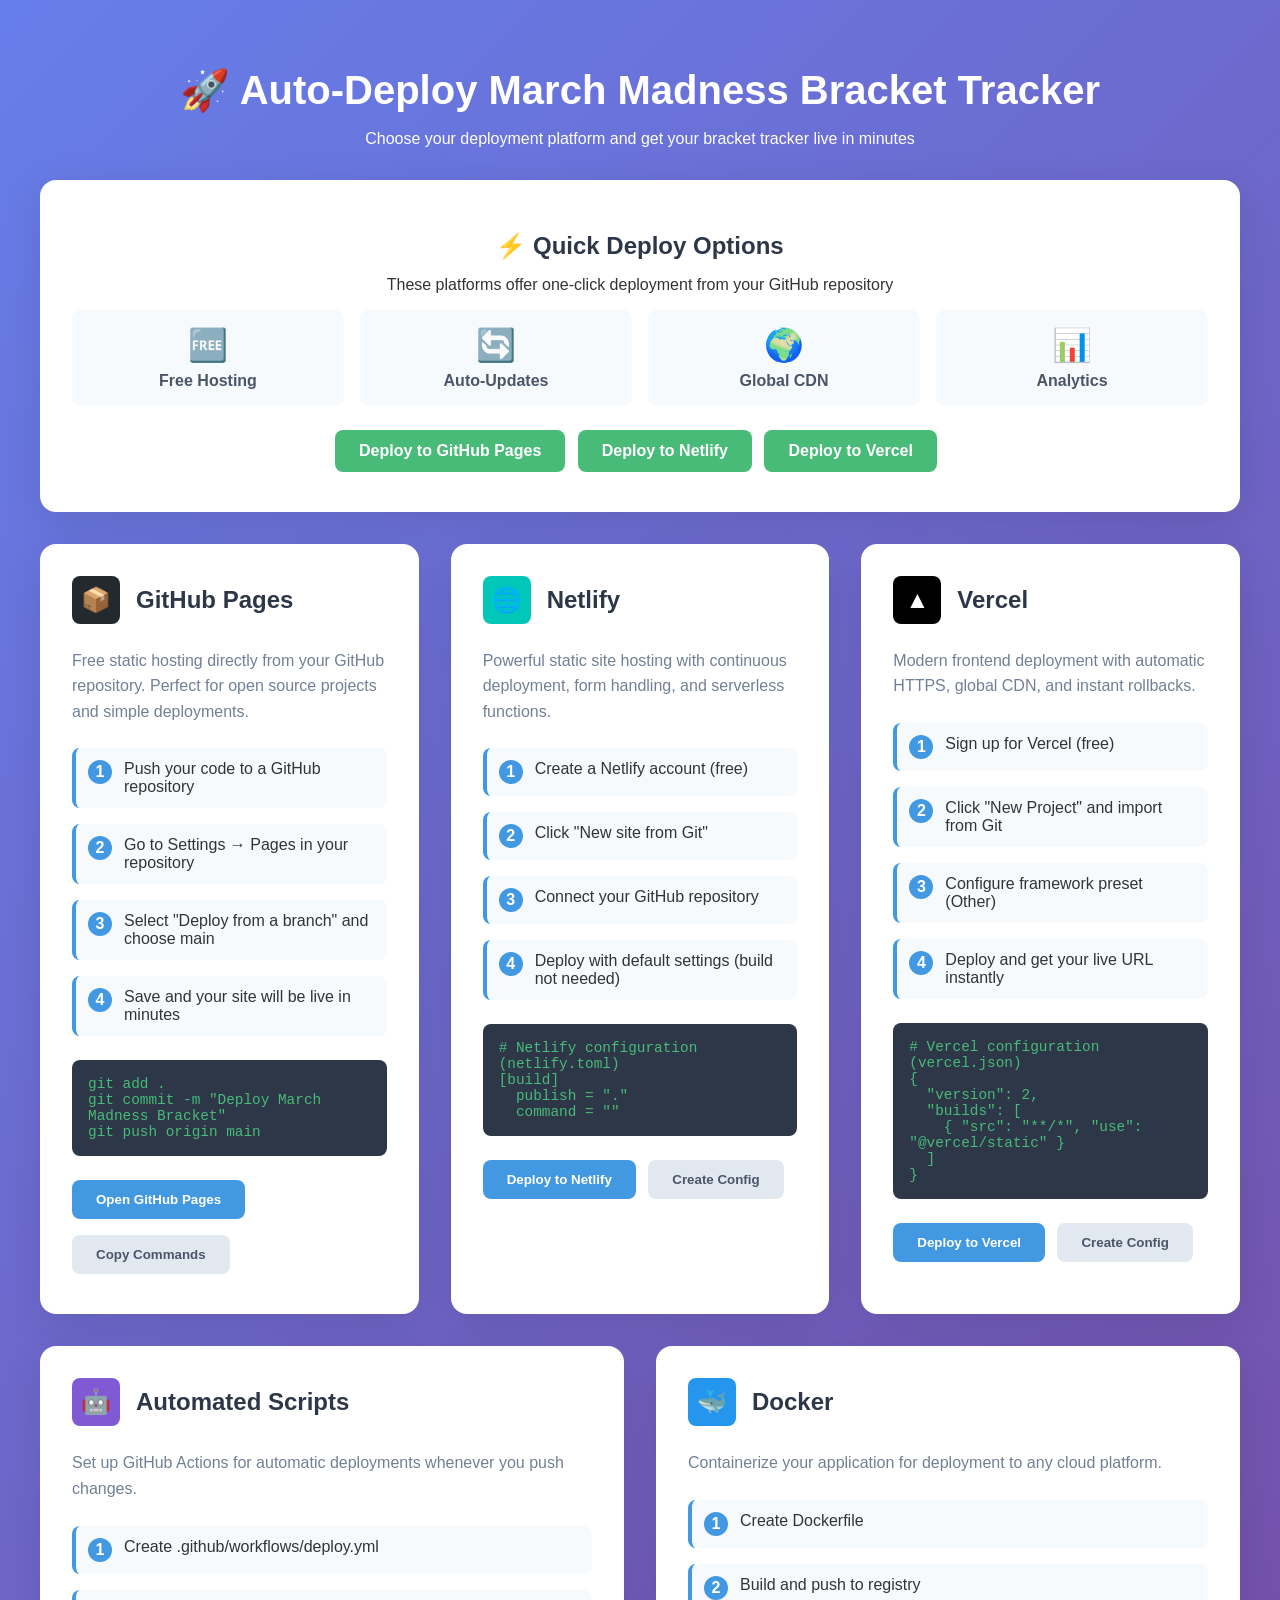
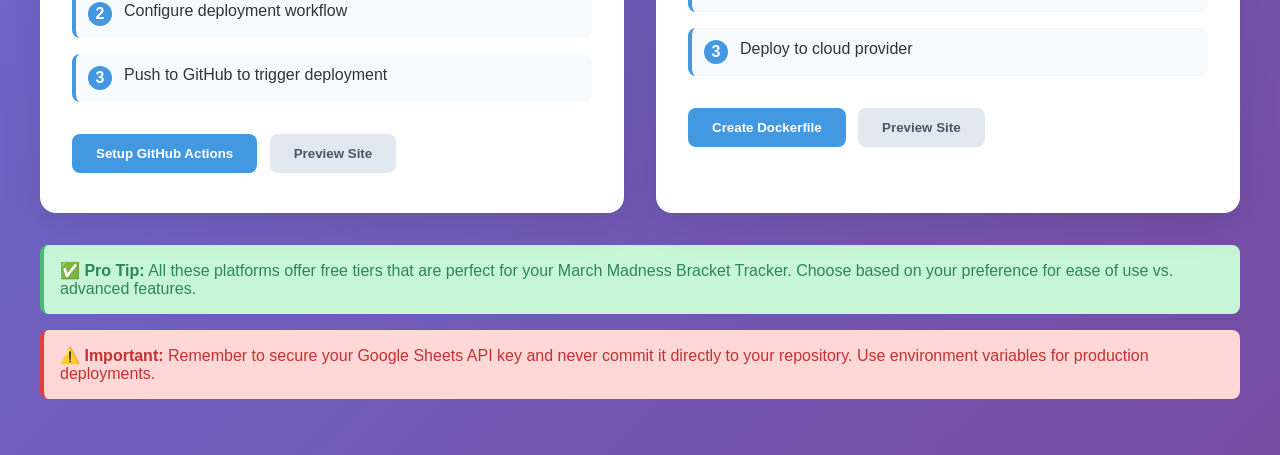
<file: deploy.html>
<!DOCTYPE html>
<html lang="en">
<head>
    <meta charset="UTF-8">
    <meta name="viewport" content="width=device-width, initial-scale=1.0">
    <title>Auto-Deploy March Madness Bracket Tracker</title>
    <style>
        body {
            font-family: 'Inter', sans-serif;
            background: linear-gradient(135deg, #667eea 0%, #764ba2 100%);
            min-height: 100vh;
            color: #333;
            padding: 2rem;
        }
        .container {
            max-width: 1200px;
            margin: 0 auto;
        }
        .header {
            text-align: center;
            color: white;
            margin-bottom: 2rem;
        }
        .header h1 {
            font-size: 2.5rem;
            margin-bottom: 0.5rem;
        }
        .deployment-grid {
            display: grid;
            grid-template-columns: repeat(auto-fit, minmax(350px, 1fr));
            gap: 2rem;
            margin-bottom: 2rem;
        }
        .deployment-card {
            background: white;
            border-radius: 16px;
            padding: 2rem;
            box-shadow: 0 10px 40px rgba(0, 0, 0, 0.1);
            transition: transform 0.3s ease, box-shadow 0.3s ease;
        }
        .deployment-card:hover {
            transform: translateY(-5px);
            box-shadow: 0 15px 50px rgba(0, 0, 0, 0.15);
        }
        .platform-header {
            display: flex;
            align-items: center;
            margin-bottom: 1.5rem;
        }
        .platform-icon {
            width: 48px;
            height: 48px;
            margin-right: 1rem;
            border-radius: 8px;
            display: flex;
            align-items: center;
            justify-content: center;
            font-size: 1.5rem;
        }
        .github { background: #24292e; color: white; }
        .netlify { background: #00c7b7; color: white; }
        .vercel { background: #000000; color: white; }
        .platform-name {
            font-size: 1.5rem;
            font-weight: 700;
            color: #2d3748;
        }
        .platform-description {
            color: #718096;
            margin-bottom: 1.5rem;
            line-height: 1.6;
        }
        .steps {
            margin-bottom: 1.5rem;
        }
        .step {
            display: flex;
            align-items: flex-start;
            margin-bottom: 1rem;
            padding: 0.75rem;
            background: #f7fafc;
            border-radius: 8px;
            border-left: 4px solid #4299e1;
        }
        .step-number {
            background: #4299e1;
            color: white;
            width: 24px;
            height: 24px;
            border-radius: 50%;
            display: flex;
            align-items: center;
            justify-content: center;
            font-weight: bold;
            margin-right: 0.75rem;
            flex-shrink: 0;
        }
        .step-content {
            flex: 1;
        }
        .btn {
            background: #4299e1;
            color: white;
            padding: 0.75rem 1.5rem;
            border: none;
            border-radius: 8px;
            cursor: pointer;
            font-weight: 600;
            transition: background 0.3s ease;
            text-decoration: none;
            display: inline-block;
            margin: 0.5rem 0.5rem 0.5rem 0;
        }
        .btn:hover {
            background: #3182ce;
        }
        .btn-secondary {
            background: #e2e8f0;
            color: #4a5568;
        }
        .btn-secondary:hover {
            background: #cbd5e0;
        }
        .btn-success {
            background: #48bb78;
        }
        .btn-success:hover {
            background: #38a169;
        }
        .quick-deploy {
            background: white;
            border-radius: 16px;
            padding: 2rem;
            box-shadow: 0 10px 40px rgba(0, 0, 0, 0.1);
            text-align: center;
            margin-bottom: 2rem;
        }
        .quick-deploy h2 {
            color: #2d3748;
            margin-bottom: 1rem;
        }
        .code-block {
            background: #2d3748;
            color: #48bb78;
            padding: 1rem;
            border-radius: 8px;
            font-family: 'Courier New', monospace;
            margin: 1rem 0;
            overflow-x: auto;
            font-size: 0.9rem;
        }
        .feature-grid {
            display: grid;
            grid-template-columns: repeat(auto-fit, minmax(200px, 1fr));
            gap: 1rem;
            margin: 1rem 0;
        }
        .feature {
            background: #f7fafc;
            padding: 1rem;
            border-radius: 8px;
            text-align: center;
            color: #4a5568;
        }
        .feature-icon {
            font-size: 2rem;
            margin-bottom: 0.5rem;
        }
        .warning {
            background: #fed7d7;
            color: #c53030;
            padding: 1rem;
            border-radius: 8px;
            border-left: 4px solid #e53e3e;
            margin: 1rem 0;
        }
        .success {
            background: #c6f6d5;
            color: #2f855a;
            padding: 1rem;
            border-radius: 8px;
            border-left: 4px solid #48bb78;
            margin: 1rem 0;
        }
    </style>
</head>
<body>
    <div class="container">
        <div class="header">
            <h1>🚀 Auto-Deploy March Madness Bracket Tracker</h1>
            <p>Choose your deployment platform and get your bracket tracker live in minutes</p>
        </div>

        <div class="quick-deploy">
            <h2>⚡ Quick Deploy Options</h2>
            <p>These platforms offer one-click deployment from your GitHub repository</p>
            
            <div class="feature-grid">
                <div class="feature">
                    <div class="feature-icon">🆓</div>
                    <strong>Free Hosting</strong>
                </div>
                <div class="feature">
                    <div class="feature-icon">🔄</div>
                    <strong>Auto-Updates</strong>
                </div>
                <div class="feature">
                    <div class="feature-icon">🌍</div>
                    <strong>Global CDN</strong>
                </div>
                <div class="feature">
                    <div class="feature-icon">📊</div>
                    <strong>Analytics</strong>
                </div>
            </div>

            <a href="#github-pages" class="btn btn-success">Deploy to GitHub Pages</a>
            <a href="#netlify" class="btn btn-success">Deploy to Netlify</a>
            <a href="#vercel" class="btn btn-success">Deploy to Vercel</a>
        </div>

        <div class="deployment-grid">
            <!-- GitHub Pages -->
            <div id="github-pages" class="deployment-card">
                <div class="platform-header">
                    <div class="platform-icon github">📦</div>
                    <div class="platform-name">GitHub Pages</div>
                </div>
                <div class="platform-description">
                    Free static hosting directly from your GitHub repository. Perfect for open source projects and simple deployments.
                </div>
                
                <div class="steps">
                    <div class="step">
                        <div class="step-number">1</div>
                        <div class="step-content">Push your code to a GitHub repository</div>
                    </div>
                    <div class="step">
                        <div class="step-number">2</div>
                        <div class="step-content">Go to Settings → Pages in your repository</div>
                    </div>
                    <div class="step">
                        <div class="step-number">3</div>
                        <div class="step-content">Select "Deploy from a branch" and choose main</div>
                    </div>
                    <div class="step">
                        <div class="step-number">4</div>
                        <div class="step-content">Save and your site will be live in minutes</div>
                    </div>
                </div>

                <div class="code-block">
                    git add .<br>
                    git commit -m "Deploy March Madness Bracket"<br>
                    git push origin main
                </div>

                <button class="btn" onclick="window.open('https://pages.github.com/', '_blank')">Open GitHub Pages</button>
                <button class="btn btn-secondary" onclick="copyToClipboard('github')">Copy Commands</button>
            </div>

            <!-- Netlify -->
            <div id="netlify" class="deployment-card">
                <div class="platform-header">
                    <div class="platform-icon netlify">🌐</div>
                    <div class="platform-name">Netlify</div>
                </div>
                <div class="platform-description">
                    Powerful static site hosting with continuous deployment, form handling, and serverless functions.
                </div>
                
                <div class="steps">
                    <div class="step">
                        <div class="step-number">1</div>
                        <div class="step-content">Create a Netlify account (free)</div>
                    </div>
                    <div class="step">
                        <div class="step-number">2</div>
                        <div class="step-content">Click "New site from Git"</div>
                    </div>
                    <div class="step">
                        <div class="step-number">3</div>
                        <div class="step-content">Connect your GitHub repository</div>
                    </div>
                    <div class="step">
                        <div class="step-number">4</div>
                        <div class="step-content">Deploy with default settings (build not needed)</div>
                    </div>
                </div>

                <div class="code-block">
                    # Netlify configuration (netlify.toml)<br>
                    [build]<br>
                    &nbsp;&nbsp;publish = "."<br>
                    &nbsp;&nbsp;command = ""
                </div>

                <button class="btn" onclick="window.open('https://app.netlify.com/start', '_blank')">Deploy to Netlify</button>
                <button class="btn btn-secondary" onclick="createNetlifyConfig()">Create Config</button>
            </div>

            <!-- Vercel -->
            <div id="vercel" class="deployment-card">
                <div class="platform-header">
                    <div class="platform-icon vercel">▲</div>
                    <div class="platform-name">Vercel</div>
                </div>
                <div class="platform-description">
                    Modern frontend deployment with automatic HTTPS, global CDN, and instant rollbacks.
                </div>
                
                <div class="steps">
                    <div class="step">
                        <div class="step-number">1</div>
                        <div class="step-content">Sign up for Vercel (free)</div>
                    </div>
                    <div class="step">
                        <div class="step-number">2</div>
                        <div class="step-content">Click "New Project" and import from Git</div>
                    </div>
                    <div class="step">
                        <div class="step-number">3</div>
                        <div class="step-content">Configure framework preset (Other)</div>
                    </div>
                    <div class="step">
                        <div class="step-number">4</div>
                        <div class="step-content">Deploy and get your live URL instantly</div>
                    </div>
                </div>

                <div class="code-block">
                    # Vercel configuration (vercel.json)<br>
                    {<br>
                    &nbsp;&nbsp;"version": 2,<br>
                    &nbsp;&nbsp;"builds": [<br>
                    &nbsp;&nbsp;&nbsp;&nbsp;{ "src": "**/*", "use": "@vercel/static" }<br>
                    &nbsp;&nbsp;]<br>
                    }
                </div>

                <button class="btn" onclick="window.open('https://vercel.com/new', '_blank')">Deploy to Vercel</button>
                <button class="btn btn-secondary" onclick="createVercelConfig()">Create Config</button>
            </div>
        </div>

        <div class="deployment-grid">
            <!-- Automated Deployment -->
            <div class="deployment-card">
                <div class="platform-header">
                    <div class="platform-icon" style="background: #805ad5; color: white;">🤖</div>
                    <div class="platform-name">Automated Scripts</div>
                </div>
                <div class="platform-description">
                    Set up GitHub Actions for automatic deployments whenever you push changes.
                </div>
                
                <div class="steps">
                    <div class="step">
                        <div class="step-number">1</div>
                        <div class="step-content">Create .github/workflows/deploy.yml</div>
                    </div>
                    <div class="step">
                        <div class="step-number">2</div>
                        <div class="step-content">Configure deployment workflow</div>
                    </div>
                    <div class="step">
                        <div class="step-number">3</div>
                        <div class="step-content">Push to GitHub to trigger deployment</div>
                    </div>
                </div>

                <button class="btn" onclick="createGitHubActions()">Setup GitHub Actions</button>
                <button class="btn btn-secondary" onclick="window.open('index.html', '_blank')">Preview Site</button>
            </div>

            <!-- Docker Deployment -->
            <div class="deployment-card">
                <div class="platform-header">
                    <div class="platform-icon" style="background: #2496ed; color: white;">🐳</div>
                    <div class="platform-name">Docker</div>
                </div>
                <div class="platform-description">
                    Containerize your application for deployment to any cloud platform.
                </div>
                
                <div class="steps">
                    <div class="step">
                        <div class="step-number">1</div>
                        <div class="step-content">Create Dockerfile</div>
                    </div>
                    <div class="step">
                        <div class="step-number">2</div>
                        <div class="step-content">Build and push to registry</div>
                    </div>
                    <div class="step">
                        <div class="step-number">3</div>
                        <div class="step-content">Deploy to cloud provider</div>
                    </div>
                </div>

                <button class="btn" onclick="createDockerfile()">Create Dockerfile</button>
                <button class="btn btn-secondary" onclick="window.open('index.html', '_blank')">Preview Site</button>
            </div>
        </div>

        <div class="success">
            <strong>✅ Pro Tip:</strong> All these platforms offer free tiers that are perfect for your March Madness Bracket Tracker. Choose based on your preference for ease of use vs. advanced features.
        </div>

        <div class="warning">
            <strong>⚠️ Important:</strong> Remember to secure your Google Sheets API key and never commit it directly to your repository. Use environment variables for production deployments.
        </div>
    </div>

    <script>
        function copyToClipboard(platform) {
            const commands = {
                github: `git add .\ngit commit -m "Deploy March Madness Bracket"\ngit push origin main`
            };
            
            navigator.clipboard.writeText(commands[platform]).then(() => {
                alert('Commands copied to clipboard!');
            });
        }

        function createNetlifyConfig() {
            const config = `[build]\n  publish = "."\n  command = ""\n\n[[redirects]]\n  from = "/*"\n  to = "/index.html"\n  status = 200`;
            
            downloadFile('netlify.toml', config);
            alert('Netlify configuration file created!');
        }

        function createVercelConfig() {
            const config = `{\n  "version": 2,\n  "builds": [\n    { "src": "**/*", "use": "@vercel/static" }\n  ],\n  "routes": [\n    { "src": "/(.*)", "dest": "/index.html" }\n  ]\n}`;
            
            downloadFile('vercel.json', config);
            alert('Vercel configuration file created!');
        }

        function createGitHubActions() {
            const workflow = `name: Deploy March Madness Bracket\n\non:\n  push:\n    branches: [ main ]\n  pull_request:\n    branches: [ main ]\n\njobs:\n  deploy:\n    runs-on: ubuntu-latest\n    steps:\n    - uses: actions/checkout@v2\n    - name: Deploy to GitHub Pages\n      uses: peaceiris/actions-gh-pages@v3\n      with:\n        github_token: \${{ secrets.GITHUB_TOKEN }}\n        publish_dir: .`;
            
            downloadFile('deploy.yml', workflow);
            alert('GitHub Actions workflow created!');
        }

        function createDockerfile() {
            const dockerfile = `FROM nginx:alpine\nCOPY . /usr/share/nginx/html\nCOPY nginx.conf /etc/nginx/nginx.conf\nEXPOSE 80\nCMD ["nginx", "-g", "daemon off;"]`;
            
            downloadFile('Dockerfile', dockerfile);
            alert('Dockerfile created!');
        }

        function downloadFile(filename, content) {
            const blob = new Blob([content], { type: 'text/plain' });
            const url = URL.createObjectURL(blob);
            const a = document.createElement('a');
            a.href = url;
            a.download = filename;
            document.body.appendChild(a);
            a.click();
            document.body.removeChild(a);
            URL.revokeObjectURL(url);
        }

        // Auto-detect if user has Git and suggest next steps
        if (navigator.userAgent.includes('Windows') || navigator.userAgent.includes('Mac') || navigator.userAgent.includes('Linux')) {
            console.log('Desktop OS detected - Git commands available');
        }
    </script>
</body>
</html>
</file>
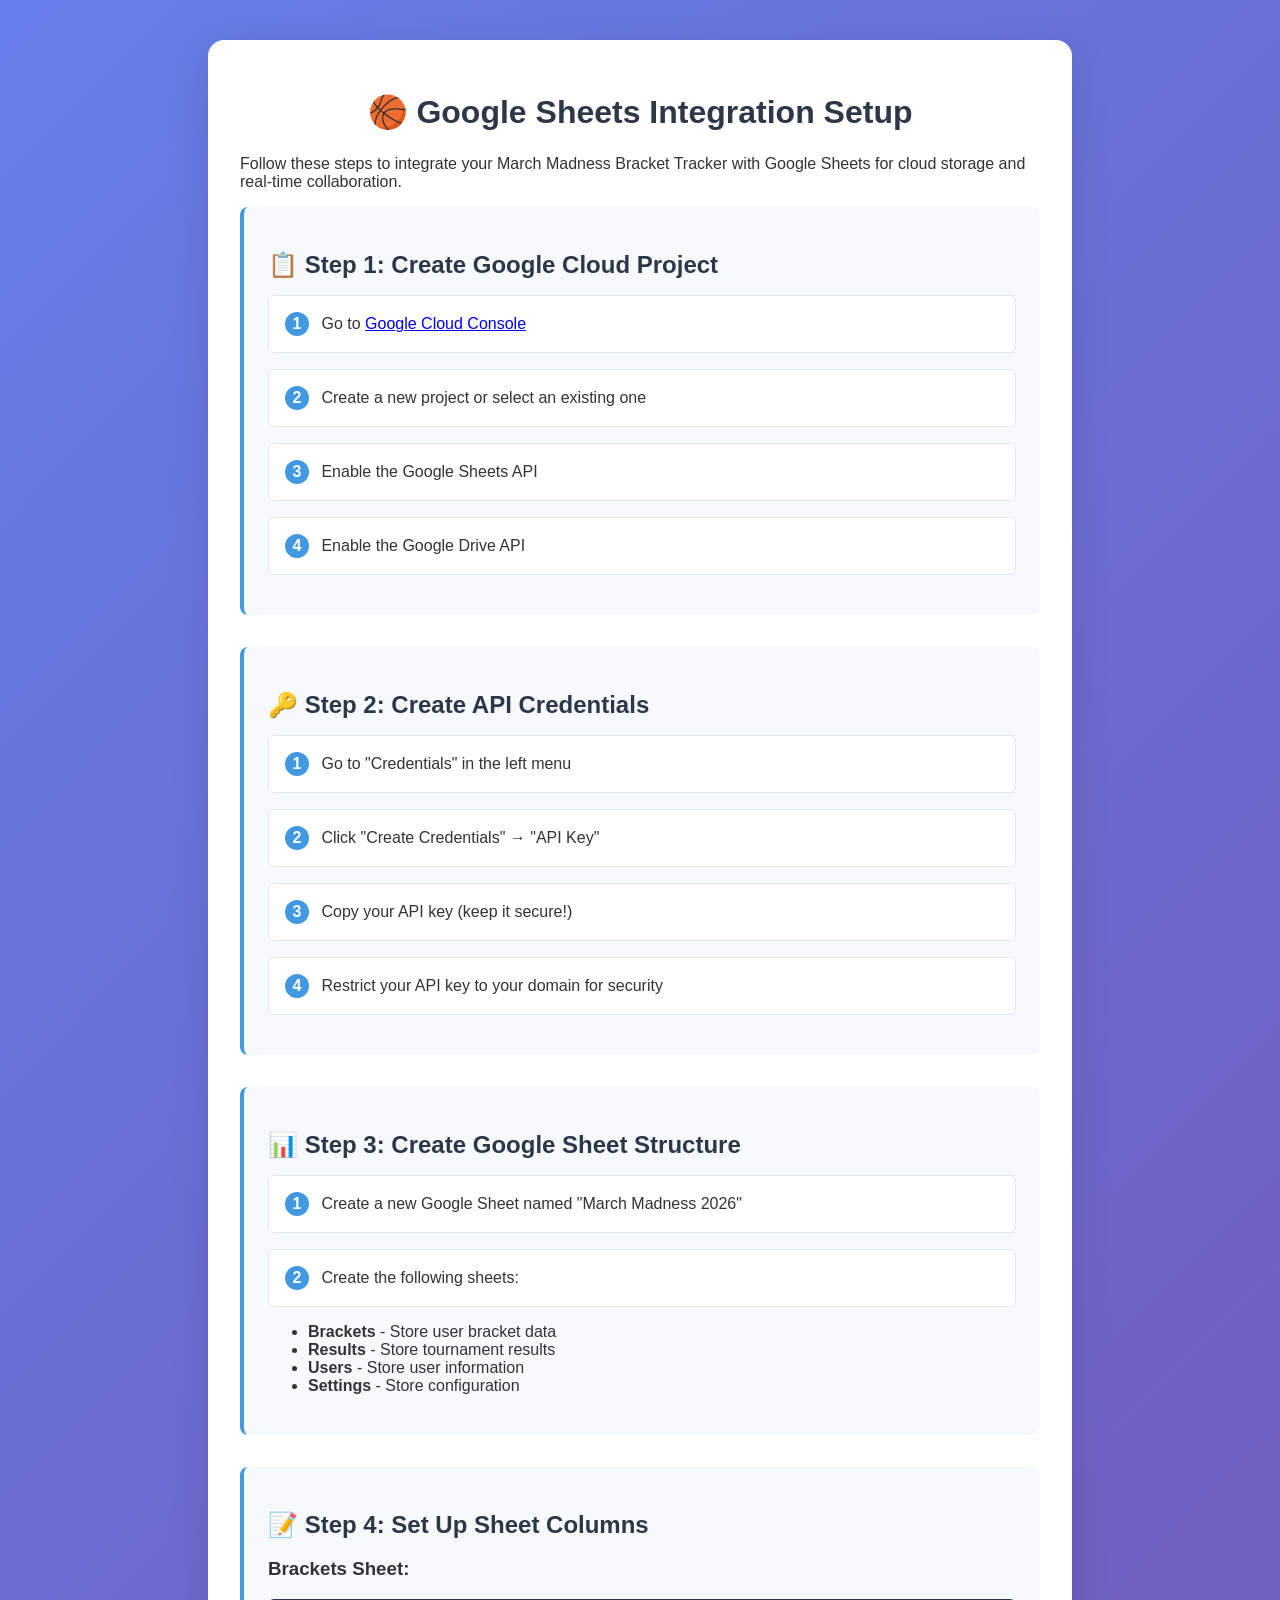
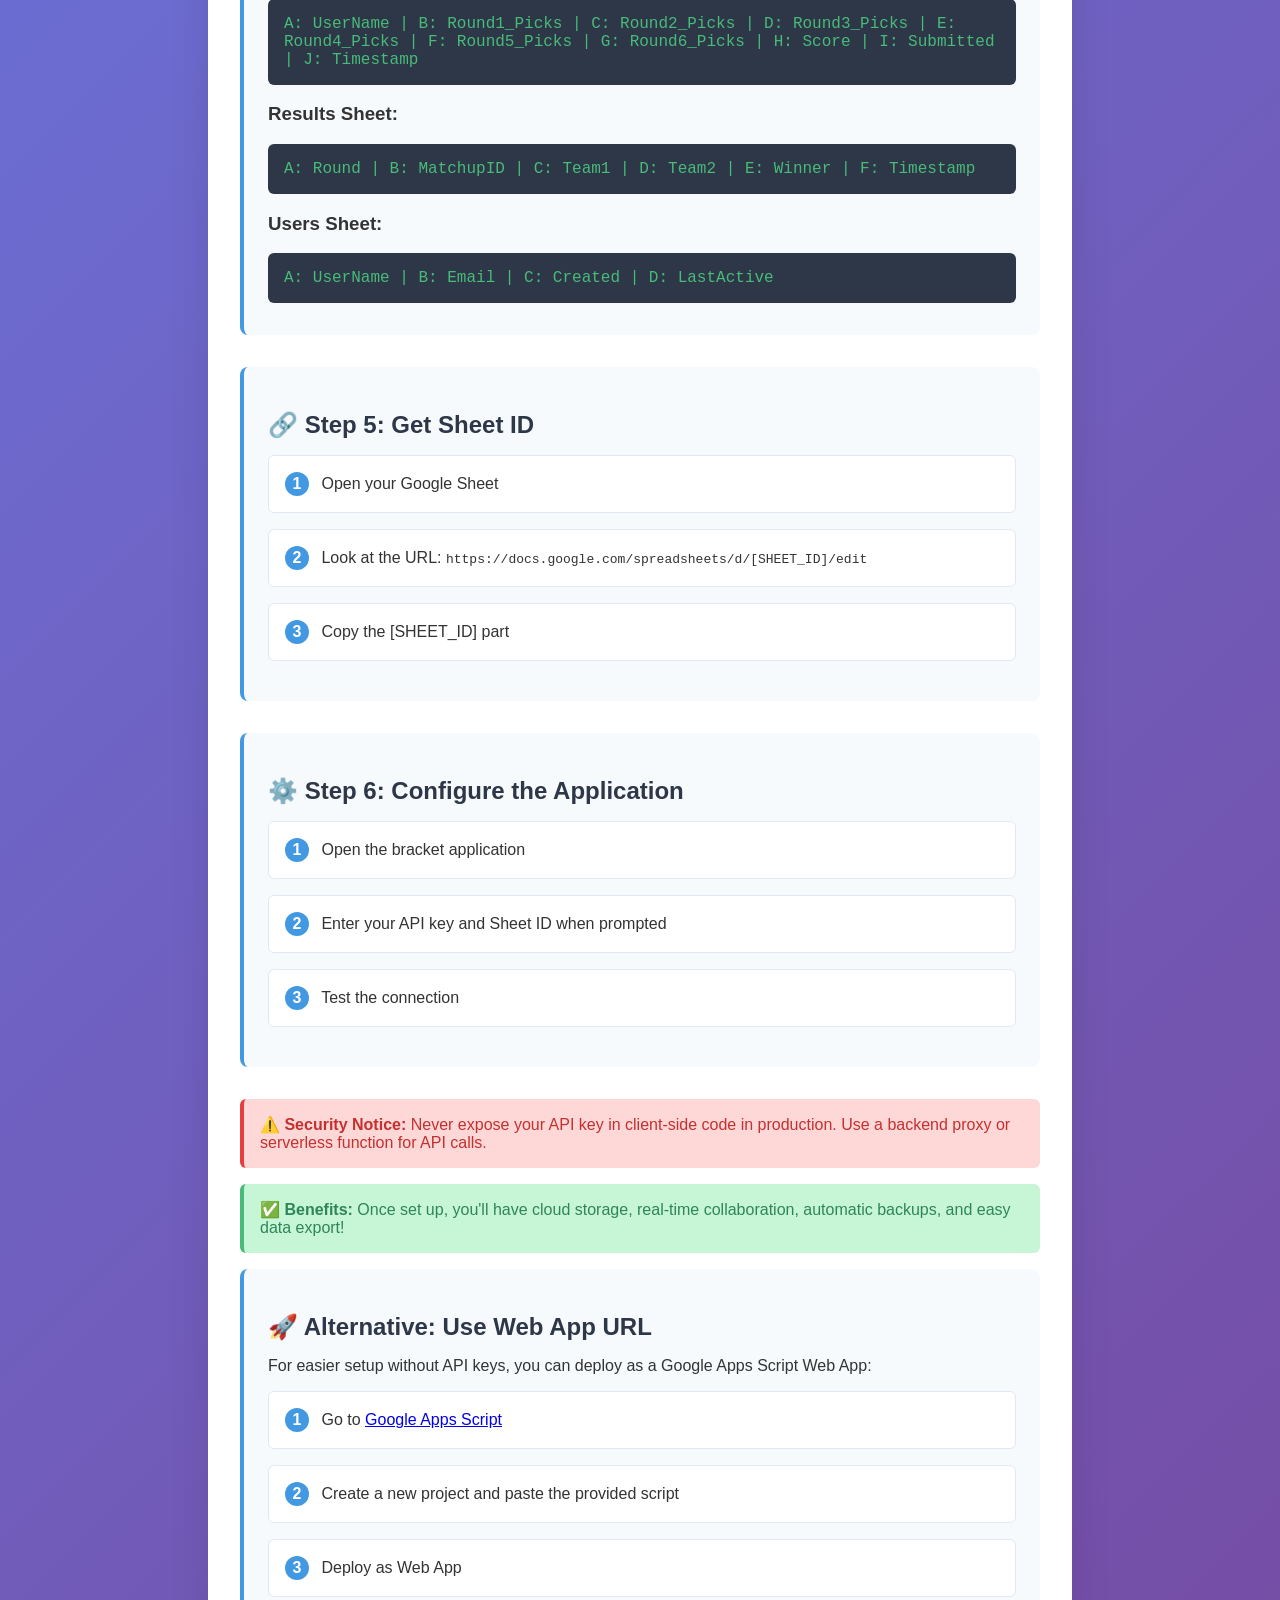
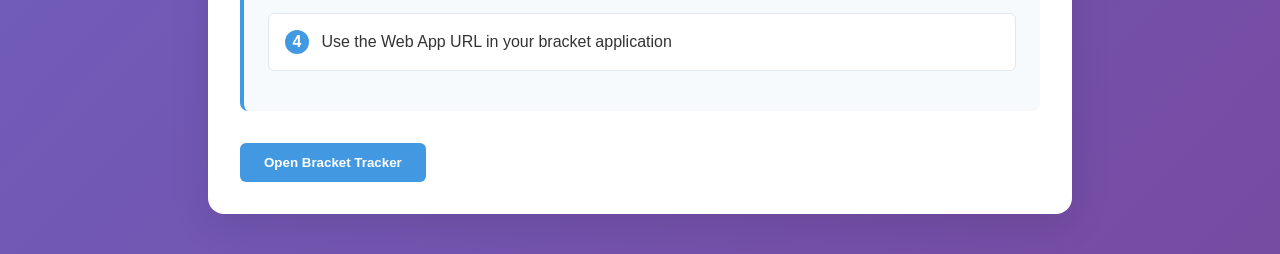
<file: google-sheets-setup.html>
<!DOCTYPE html>
<html lang="en">
<head>
    <meta charset="UTF-8">
    <meta name="viewport" content="width=device-width, initial-scale=1.0">
    <title>Google Sheets Setup - March Madness 2026</title>
    <style>
        body {
            font-family: 'Inter', sans-serif;
            background: linear-gradient(135deg, #667eea 0%, #764ba2 100%);
            min-height: 100vh;
            color: #333;
            padding: 2rem;
        }
        .container {
            max-width: 800px;
            margin: 0 auto;
            background: white;
            border-radius: 16px;
            padding: 2rem;
            box-shadow: 0 10px 40px rgba(0, 0, 0, 0.1);
        }
        h1 {
            color: #2d3748;
            margin-bottom: 1.5rem;
            text-align: center;
        }
        .section {
            margin-bottom: 2rem;
            padding: 1.5rem;
            background: #f7fafc;
            border-radius: 8px;
            border-left: 4px solid #4299e1;
        }
        .section h2 {
            color: #2d3748;
            margin-bottom: 1rem;
        }
        .step {
            margin-bottom: 1rem;
            padding: 1rem;
            background: white;
            border-radius: 6px;
            border: 1px solid #e2e8f0;
        }
        .step-number {
            display: inline-block;
            background: #4299e1;
            color: white;
            width: 24px;
            height: 24px;
            border-radius: 50%;
            text-align: center;
            line-height: 24px;
            font-weight: bold;
            margin-right: 0.5rem;
        }
        .code {
            background: #2d3748;
            color: #48bb78;
            padding: 1rem;
            border-radius: 6px;
            font-family: 'Courier New', monospace;
            margin: 0.5rem 0;
            overflow-x: auto;
        }
        .warning {
            background: #fed7d7;
            color: #c53030;
            padding: 1rem;
            border-radius: 6px;
            border-left: 4px solid #e53e3e;
            margin: 1rem 0;
        }
        .success {
            background: #c6f6d5;
            color: #2f855a;
            padding: 1rem;
            border-radius: 6px;
            border-left: 4px solid #48bb78;
            margin: 1rem 0;
        }
        .btn {
            background: #4299e1;
            color: white;
            padding: 0.75rem 1.5rem;
            border: none;
            border-radius: 6px;
            cursor: pointer;
            font-weight: 600;
            transition: background 0.3s ease;
        }
        .btn:hover {
            background: #3182ce;
        }
    </style>
</head>
<body>
    <div class="container">
        <h1>🏀 Google Sheets Integration Setup</h1>
        <p>Follow these steps to integrate your March Madness Bracket Tracker with Google Sheets for cloud storage and real-time collaboration.</p>

        <div class="section">
            <h2>📋 Step 1: Create Google Cloud Project</h2>
            <div class="step">
                <span class="step-number">1</span>
                Go to <a href="https://console.cloud.google.com/" target="_blank">Google Cloud Console</a>
            </div>
            <div class="step">
                <span class="step-number">2</span>
                Create a new project or select an existing one
            </div>
            <div class="step">
                <span class="step-number">3</span>
                Enable the Google Sheets API
            </div>
            <div class="step">
                <span class="step-number">4</span>
                Enable the Google Drive API
            </div>
        </div>

        <div class="section">
            <h2>🔑 Step 2: Create API Credentials</h2>
            <div class="step">
                <span class="step-number">1</span>
                Go to "Credentials" in the left menu
            </div>
            <div class="step">
                <span class="step-number">2</span>
                Click "Create Credentials" → "API Key"
            </div>
            <div class="step">
                <span class="step-number">3</span>
                Copy your API key (keep it secure!)
            </div>
            <div class="step">
                <span class="step-number">4</span>
                Restrict your API key to your domain for security
            </div>
        </div>

        <div class="section">
            <h2>📊 Step 3: Create Google Sheet Structure</h2>
            <div class="step">
                <span class="step-number">1</span>
                Create a new Google Sheet named "March Madness 2026"
            </div>
            <div class="step">
                <span class="step-number">2</span>
                Create the following sheets:
            </div>
            <ul>
                <li><strong>Brackets</strong> - Store user bracket data</li>
                <li><strong>Results</strong> - Store tournament results</li>
                <li><strong>Users</strong> - Store user information</li>
                <li><strong>Settings</strong> - Store configuration</li>
            </ul>
        </div>

        <div class="section">
            <h2>📝 Step 4: Set Up Sheet Columns</h2>
            
            <h3>Brackets Sheet:</h3>
            <div class="code">A: UserName | B: Round1_Picks | C: Round2_Picks | D: Round3_Picks | E: Round4_Picks | F: Round5_Picks | G: Round6_Picks | H: Score | I: Submitted | J: Timestamp</div>

            <h3>Results Sheet:</h3>
            <div class="code">A: Round | B: MatchupID | C: Team1 | D: Team2 | E: Winner | F: Timestamp</div>

            <h3>Users Sheet:</h3>
            <div class="code">A: UserName | B: Email | C: Created | D: LastActive</div>
        </div>

        <div class="section">
            <h2>🔗 Step 5: Get Sheet ID</h2>
            <div class="step">
                <span class="step-number">1</span>
                Open your Google Sheet
            </div>
            <div class="step">
                <span class="step-number">2</span>
                Look at the URL: <code>https://docs.google.com/spreadsheets/d/[SHEET_ID]/edit</code>
            </div>
            <div class="step">
                <span class="step-number">3</span>
                Copy the [SHEET_ID] part
            </div>
        </div>

        <div class="section">
            <h2>⚙️ Step 6: Configure the Application</h2>
            <div class="step">
                <span class="step-number">1</span>
                Open the bracket application
            </div>
            <div class="step">
                <span class="step-number">2</span>
                Enter your API key and Sheet ID when prompted
            </div>
            <div class="step">
                <span class="step-number">3</span>
                Test the connection
            </div>
        </div>

        <div class="warning">
            <strong>⚠️ Security Notice:</strong> Never expose your API key in client-side code in production. Use a backend proxy or serverless function for API calls.
        </div>

        <div class="success">
            <strong>✅ Benefits:</strong> Once set up, you'll have cloud storage, real-time collaboration, automatic backups, and easy data export!
        </div>

        <div class="section">
            <h2>🚀 Alternative: Use Web App URL</h2>
            <p>For easier setup without API keys, you can deploy as a Google Apps Script Web App:</p>
            <div class="step">
                <span class="step-number">1</span>
                Go to <a href="https://script.google.com/" target="_blank">Google Apps Script</a>
            </div>
            <div class="step">
                <span class="step-number">2</span>
                Create a new project and paste the provided script
            </div>
            <div class="step">
                <span class="step-number">3</span>
                Deploy as Web App
            </div>
            <div class="step">
                <span class="step-number">4</span>
                Use the Web App URL in your bracket application
            </div>
        </div>

        <button class="btn" onclick="window.open('index.html', '_blank')">Open Bracket Tracker</button>
    </div>
</body>
</html>
</file>
